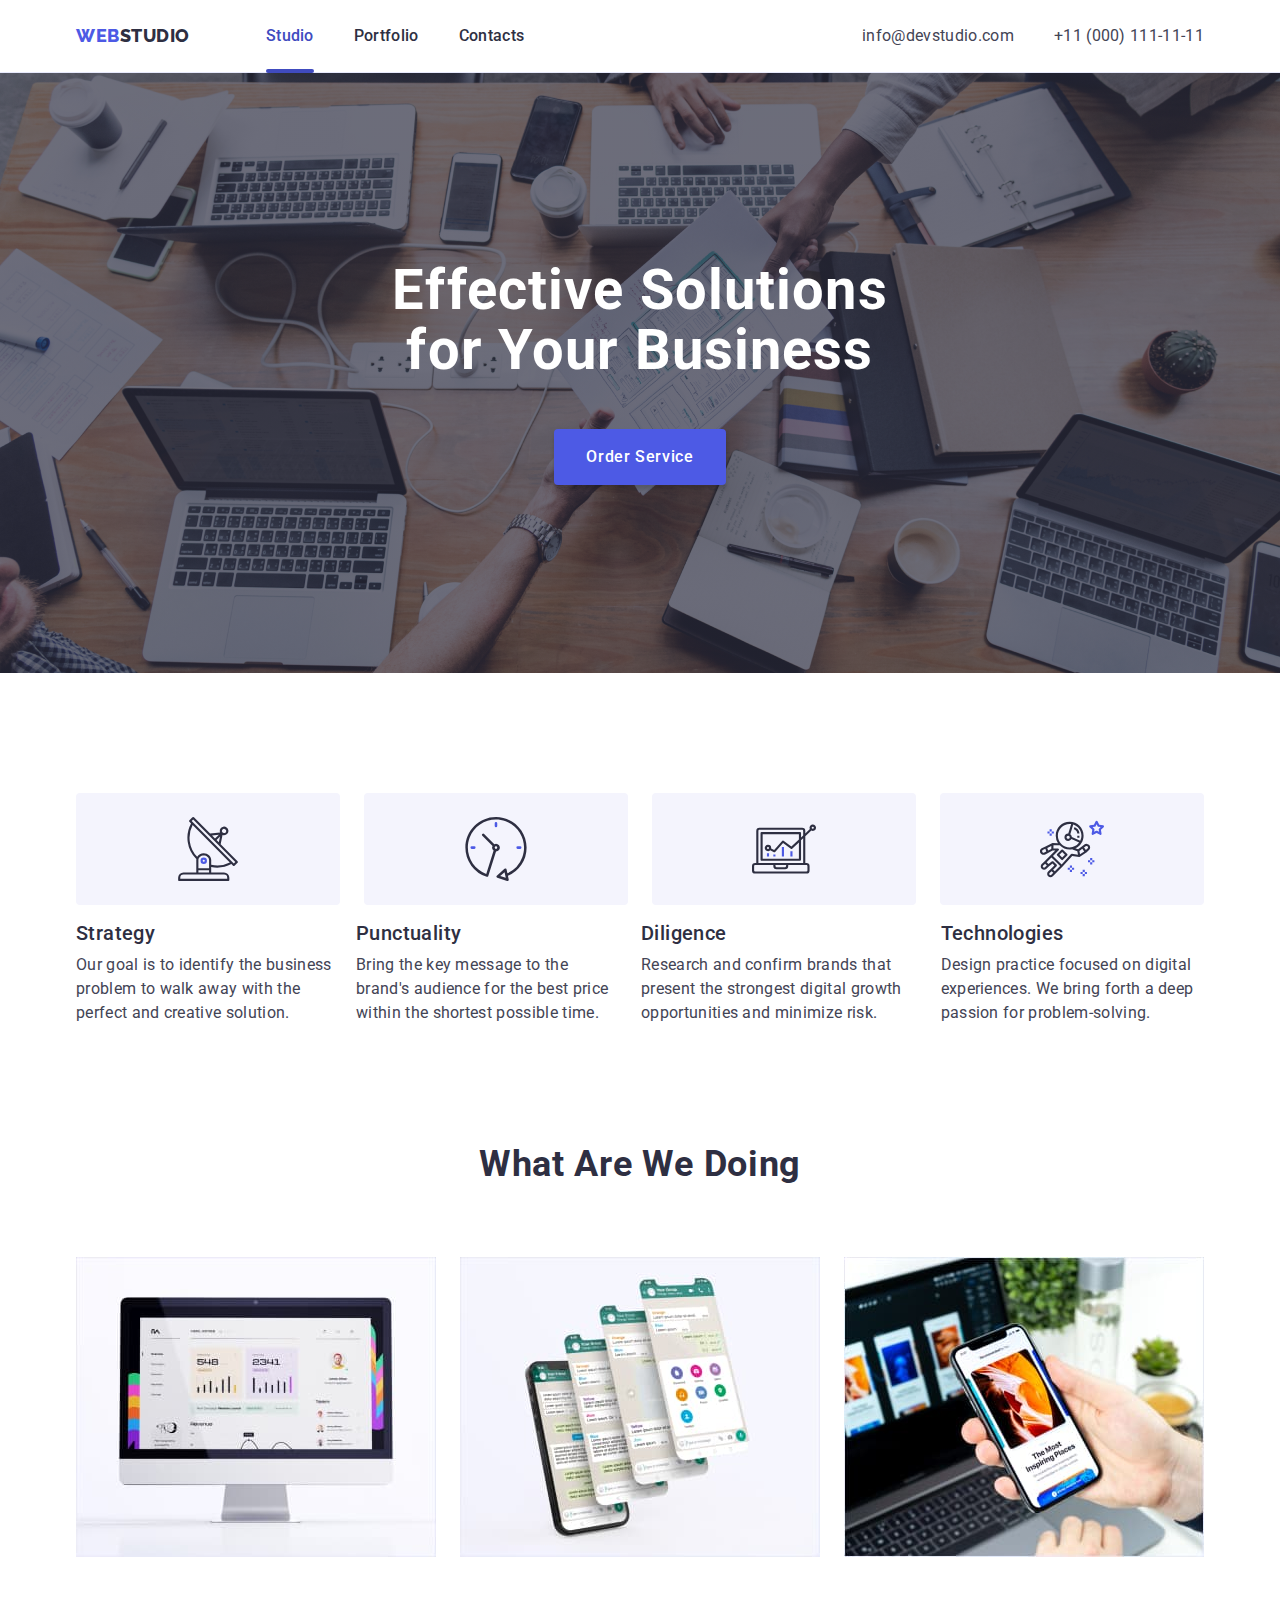
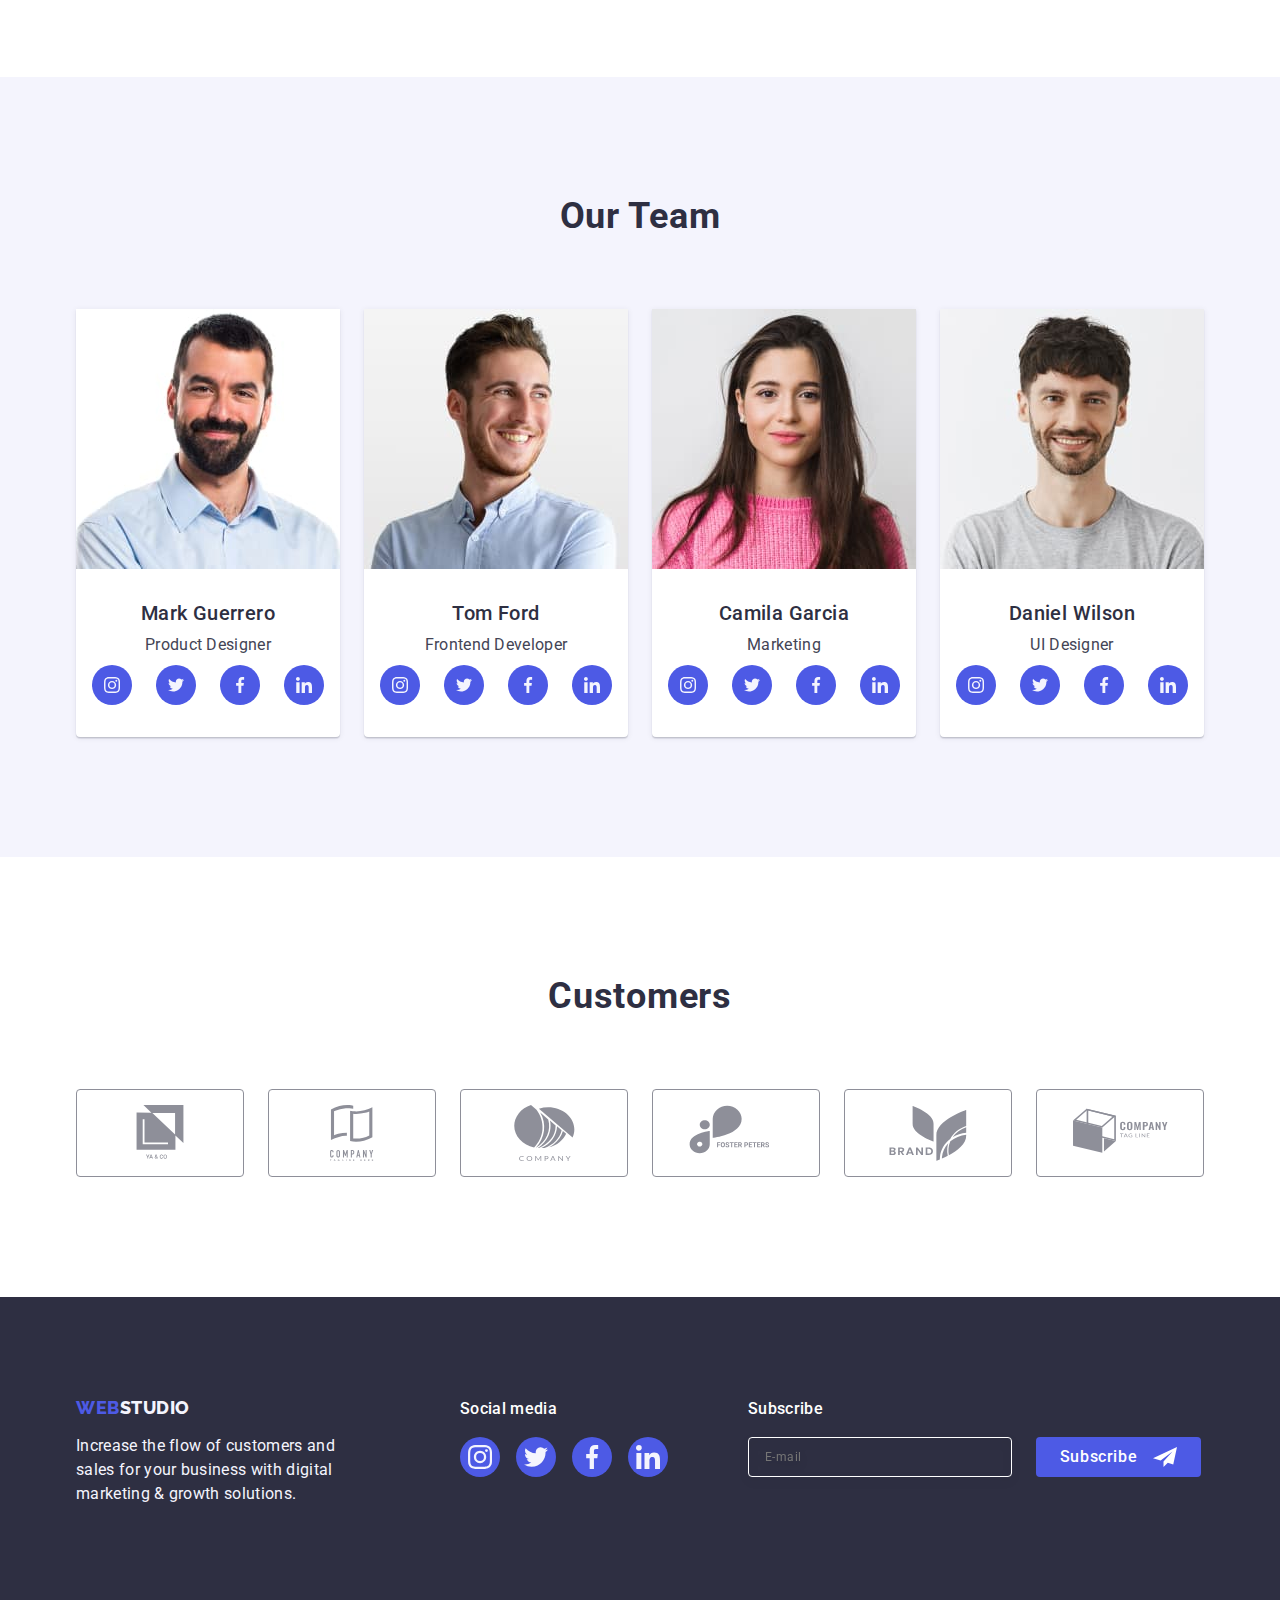
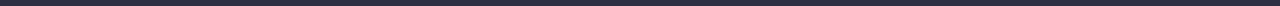
<file: index.html>
<!DOCTYPE html>

<html lang="en">

<head>
    <meta charset="UTF-8">
    <meta http-equiv="X-UA-Compatible" content="IE=edge">
    <meta name="viewport" content="width=device-width, initial-scale=1.0">
    <title>WebStudio</title>

    <link rel="stylesheet"
        href="https://cdnjs.cloudflare.com/ajax/libs/modern-normalize/1.1.0/modern-normalize.min.css">

    <link rel="preconnect" href="https://fonts.googleapis.com">
    <link rel="preconnect" href="https://fonts.gstatic.com" crossorigin>
    <link href="https://fonts.googleapis.com/css2?family=Raleway:wght@800&amp;family=Roboto:wght@400;500;700&amp;display=swap"
        rel="stylesheet">

    <link rel="stylesheet" href="./css/styles.css">
</head>

<body>

    <!--Header-->


    <header class="page-header">
        <div class="header-container container">
            <nav class="page-nav">
                <a href="./index.html" class="logo link">Web<span class="logo-part-dark">Studio</span></a>

                <ul class="menu list">

                    <li class="menu-item"><a class="menu-link current-menu-link link" href="./index.html">Studio</a></li>
                    <li class="menu-item"><a class="menu-link link" href="./portfolio.html">Portfolio</a></li>
                    <li class="menu-item"><a class="menu-link link" href="">Contacts</a></li>

                </ul>
            </nav>
            <address class="contact-ifo link">
                <ul class="contact-info-list list">
                    <li class="contact-item"><a class="contact-data link"
                            href="mailto:info@devstudio.com">info@devstudio.com</a>
                    </li>
                    <li class="contact-item"><a class="contact-data link" href="tel:+110001111111">+11 (000)
                            111-11-11</a>
                    </li>
                </ul>
            </address>
        </div>
    </header>

    <main>

        <!--Hero Section-->

        <section class="hero">

            <div class="container hero-container">

                <h1 class="page-main-title">Effective Solutions for Your Business</h1>
                <button class="modal-open-btn" type="button" data-modal-open>Order Service</button>

            </div>

        </section>


        <!-- Our Advantages Section -->

        <section class="our-advantages-section section">

            <div class="container">

                <h2 class="hidden-title" hidden>Our advantages</h2>

                <ul class="advantages-img-list list">
                    <li class="advantages-img-list-item">

                        <div class="advantages-section-icon">
                            <svg class="advantages-img-icon" aria-label="" width="64" height="64">
                                <use href="./images/icons.svg#icon-antenna">

                                </use>
                            </svg>
                        </div>
                    </li>

                    <li class="advantages-img-list-item">

                        <div class="advantages-section-icon">
                            <svg class="advantages-img-icon" aria-label="" width="64" height="64">

                                <use href="./images/icons.svg#icon-clock">

                                </use>
                            </svg>
                        </div>
                    </li>

                    <li class="advantages-img-list-item">
                        <div class="advantages-section-icon">
                            <svg class="advantages-img-icon" aria-label="" width="64" height="64">
                                <use href="./images/icons.svg#icon-diagram">

                                </use>
                            </svg>
                        </div>
                    </li>

                    <li class="advantages-img-list-item">

                        <div class="advantages-section-icon">
                            <svg class="advantages-img-icon" aria-label="" width="64" height="64">
                                <use href="./images/icons.svg#icon-astronaut">

                                </use>
                            </svg>
                        </div>
                    </li>
                </ul>


                <ul class="our-advantages-list list">

                    <li class="advantages-list-item">

                        <h3 class="advantages-title description-title">Strategy</h3>

                        <p class="description-text">Our goal is to identify the business
                            problem to walk away with the perfect and creative solution. </p>
                    </li>
                    <li class="advantages-list-item">

                        <h3 class="advantages-title description-title">Punctuality</h3>

                        <p class="description-text">Bring the key message to the brand's audience for the best price
                            within the shortest possible time.
                        </p>
                    </li>
                    <li class="advantages-list-item">
                        <h3 class="advantages-title description-title">Diligence</h3>
                        <p class="description-text">Research and confirm brands that present the strongest digital
                            growth opportunities and minimize risk.</p>
                    </li>
                    <li class="advantages-list-item">
                        <h3 class=" advantages-title description-title">Technologies</h3>
                        <p class="description-text">Design practice focused on digital experiences. We bring forth a
                            deep
                            passion for problem-solving.
                        </p>
                    </li>
                </ul>
            </div>
        </section>

      <!-- SECTION 2 What are we doing -->

      <section class="our-services-section section">
        <div class="our-services-container container">
          <h2 class="services-section-title section-title">What are we doing</h2>
          <ul class="our-services-list list">
            <li class="our-services-list-item"><img src="./images/iMac.jpg"
                alt="iMac"
                width="360"
                height="300"
              />
            </li>

            <li class="our-services-list-item"><img src="./images/iPhones.jpg"
                alt="iPhones"
                width="360"
                height="300"
              />
            </li>

            <li class="our-services-list-item"><img src="./images/iPhone2.jpg"
                alt="iPhone"
                width="360"
                height="300"
              />
            </li>
          </ul>
        </div>
      </section>

      <!-- SECTION 3 Our Team-->

      <section class="our-team-section section">
        <div class="our-team-container container">
          <h2 class="ourteam-section-title section-title">Our Team</h2>
          <ul class="our-team-list list">
            <li class="our-team-list-item card">
              <img  class="employees-list-img"
                src="./images/Mark.jpg"
                alt="Mark"
                width="264"
                height="260"
              />
              <div class="our-team-list-content">
              <h3 class="team-list-title description-title">Mark Guerrero</h3>
              <p class="description-text card-text">Product Designer</p>
              <ul class="social-list list">
                <li class="social-list-item list">
                <a href="" class="social-list-link">
                  <svg class="social-list-icon" aria-label="іконка інстаграму" width="16" height="16">
                    <use href="./images/icons.svg#icon-instagram"></use>
                  </svg>
                </a>
                </li>
                <li class="social-list-item list">
                <a href="" class="social-list-link">
                  <svg class="social-list-icon" aria-label="іконка твітера" width="16" height="16">
                    <use href="./images/icons.svg#icon-twitter"></use>
                  </svg>
                </a>
                </li>
                <li class="social-list-item list">
                <a href="" class="social-list-link">
                  <svg class="social-list-icon" aria-label="іконка фейсбука" width="16" height="16">
                    <use href="./images/icons.svg#icon-facebook"></use>
                  </svg>
                </a>
                </li>
                <li class="social-list-item list">
                <a href="" class="social-list-link">
                  <svg class="social-list-icon" aria-label="іконка лінкедина" width="16" height="16">
                    <use href="./images/icons.svg#icon-linkedin"></use>
                  </svg>
                </a>
                </li>
      
      
              </ul>
              
            </div>
            
            </li>

            <li class="our-team-list-item card">
              <img src="./images/Tom.jpg"
              alt="Tom" width="264" height="260"/>
              <div class="our-team-list-content">
              <h3 class="team-list-title description-title">Tom Ford</h3>
              <p class="description-text card-text">Frontend Developer</p>
              <ul class="social-list list">
                <li class="social-list-item">
                <a href="" class="social-list-link">
                  <svg class="social-list-icon" aria-label="іконка інстаграму" width="16" height="16">
                    <use href="./images/icons.svg#icon-instagram"></use>
                  </svg>
                </a>
                </li>
                <li class="social-list-item list">
                <a href="" class="social-list-link">
                  <svg class="social-list-icon" aria-label="іконка твітера" width="16" height="16">
                    <use href="./images/icons.svg#icon-twitter"></use>
                  </svg>
                </a>
                </li>
                <li class="social-list-item list">
                <a href="" class="social-list-link">
                  <svg class="social-list-icon" aria-label="іконка фейсбука" width="16" height="16">
                    <use href="./images/icons.svg#icon-facebook"></use>
                  </svg>
                </a>
                </li>
                <li class="social-list-item list">
                <a href="" class="social-list-link">
                  <svg class="social-list-icon" aria-label="іконка лінкедина" width="16" height="16">
                    <use href="./images/icons.svg#icon-linkedin"></use>
                  </svg>
                </a>
                </li>
      
      
              </ul>
            </div>
            </li>

            <li class="our-team-list-item card">
              <img class="employees-list-img"
                src="./images/Camila.jpg"
                alt="Camila"
                width="264"
                height="260"
              />
              <div class="our-team-list-content">
              <h3 class="team-list-title description-title">Camila Garcia</h3>
              <p class="description-text card-text">Marketing</p>
              <ul class="social-list list">
                <li class="social-list-item list">
                <a href="" class="social-list-link">
                  <svg class="social-list-icon" aria-label="іконка інстаграму" width="16" height="16">
                    <use href="./images/icons.svg#icon-instagram"></use>
                  </svg>
                </a>
                </li>
                <li class="social-list-item list">
                <a href="" class="social-list-link">
                  <svg class="social-list-icon" aria-label="іконка твітера" width="16" height="16">
                    <use href="./images/icons.svg#icon-twitter"></use>
                  </svg>
                </a>
                </li>
                <li class="social-list-item list">
                <a href="" class="social-list-link">
                  <svg class="social-list-icon" aria-label="іконка фейсбука" width="16" height="16">
                    <use href="./images/icons.svg#icon-facebook"></use>
                  </svg>
                </a>
                </li>
                <li class="social-list-item list">
                <a href="" class="social-list-link">
                  <svg class="social-list-icon" aria-label="іконка лінкедина" width="16" height="16">
                    <use href="./images/icons.svg#icon-linkedin"></use>
                  </svg>
                </a>
                </li>
      
      
              </ul>
            </div>
            </li>

            <li class="our-team-list-item card">
              <img class="employees-list-img"
                src="./images/Daniel.jpg"
                alt="Daniel"
                width="264"
                height="260"
              />
              <div class="our-team-list-content">
              <h3 class="team-list-title description-title">Daniel Wilson</h3>
              <p class="description-text card-text">UI Designer</p>
              <ul class="social-list list">
                <li class="social-list-item list">
                <a href="" class="social-list-link">
                  <svg class="social-list-icon" aria-label="іконка інстаграму" width="16" height="16">
                    <use href="./images/icons.svg#icon-instagram"></use>
                  </svg>
                </a>
                </li>
                <li class="social-list-item list">
                <a href="" class="social-list-link">
                  <svg class="social-list-icon" aria-label="іконка твітера" width="16" height="16">
                    <use href="./images/icons.svg#icon-twitter"></use>
                  </svg>
                </a>
                </li>
                <li class="social-list-item list">
                <a href="" class="social-list-link">
                  <svg class="social-list-icon" aria-label="іконка фейсбука" width="16" height="16">
                    <use href="./images/icons.svg#icon-facebook"></use>
                  </svg>
                </a>
                </li>
                <li class="social-list-item list">
                <a href="" class="social-list-link">
                  <svg class="social-list-icon" aria-label="іконка лінкедина" width="16" height="16">
                    <use href="./images/icons.svg#icon-linkedin"></use>
                  </svg>
                </a>
                </li>
      
      
              </ul>
            </div>
            </li>
            
          </ul>
        </div>
       
      </section>
       <!-- Customers Section -->

       <section class="customers-section section">

        <div class="customers-container container">

            <h2 class="customers-section-title section-title">Customers</h2>

            <ul class="customers-list list">

                <li class="customers-list-item">

                    <a class="customers-list-link" href="">

                        <svg class="customers-list-icon" aria-label="logo of Ya and Co company" width="104"
                            height="56">
                            <use href="./images/icons.svg#icon-logo1">

                            </use>
                        </svg>
                    </a>
                </li>

                <li class="customers-list-item">
                    <a class="customers-list-link" href="">
                        <svg class="customers-list-icon" aria-label="tag line here company" width="104" height="56">
                            <use href="./images/icons.svg#icon-logo2">

                            </use>
                        </svg>
                    </a>
                </li>

                <li class="customers-list-item">
                    <a class="customers-list-link" href="">
                        <svg class="customers-list-icon" aria-label="company logo" width="104" height="56">
                            <use href="./images/icons.svg#icon-logo3">

                            </use>
                        </svg>
                    </a>
                </li>

                <li class="customers-list-item">
                    <a class="customers-list-link" href="">
                        <svg class="customers-list-icon" aria-label="foster peters company" width="104" height="56">
                            <use href="./images/icons.svg#icon-logo4">

                            </use>
                        </svg>
                    </a>
                </li>

                <li class="customers-list-item">
                    <a class="customers-list-link" href="">
                        <svg class="customers-list-icon" aria-label="brand logo" width="104" height="56">
                            <use href="./images/icons.svg#icon-logo5">

                            </use>
                        </svg>
                    </a>
                </li>

                <li class="customers-list-item">
                    <a class="customers-list-link" href="">
                        <svg class="customers-list-icon" aria-label="company logo" width="104" height="56">
                            <use href="./images/icons.svg#icon-logo6">

                            </use>
                        </svg>
                    </a>
                </li>
            </ul>

        </div>
      </section>
    </main>

    <!-- Footer -->
    <footer class="page-footer">
      <div class="footer-container container">

          <div class="footer-info">
              <a class="link footer-link" href="./index.html">Web<span class="logo-part-light">Studio</span></a>

              <p class="footer-text">Increase the flow of customers and sales for your
                  business with digital marketing & growth solutions.</p>
          </div>

          <div class="social-media-footer">

              <p class="social-media-text">Social media</p>

              <ul class="social-list-footer list">

                  <li class="social-list-item">

                      <a href="" class="footer-list-link">

                          <svg class="social-list-icon" aria-label="instagram icon" width="24" height="24">
                              <use href="./images/icons.svg#icon-instagram"></use>
                          </svg>
                      </a>
                  </li>

                  <li class="social-list-item">

                      <a href="" class="footer-list-link">
                          <svg class="social-list-icon" aria-label="twitter icon" width="24" height="24">
                              <use href="./images/icons.svg#icon-twitter"></use>
                          </svg>
                      </a>

                  </li>

                  <li class="social-list-item">
                      <a href="" class="footer-list-link">
                          <svg class="social-list-icon" aria-label="facebook icon" width="24" height="24">
                              <use href="./images/icons.svg#icon-facebook"></use>
                          </svg>
                      </a>
                  </li>

                  <li class="social-list-item">
                      <a href="" class="footer-list-link">

                          <svg class="social-list-icon" aria-label="linkedin icon" width="24" height="24">
                              <use href="./images/icons.svg#icon-linkedin"></use>
                          </svg>

                      </a>
                  </li>
              </ul>
          </div>
          <div class="footer-form-container">
            <p class="footer-form-text">Subscribe</p>

            <form class="footer-form">

                <label class="footer-form-label">
                    <input class="footer-form-input" name="footer-form-email" type="email" placeholder="E-mail">
                </label>

                <button class="footer-form-button" type="submit">Subscribe

                    <svg class="footer-icon" width="24" height="24">
                        <use href="./images/icons.svg#icon-subscribe"></use>
                    </svg>
                </button>

            </form>

        </div>
      </div>
  </footer>
<!-- Modal -->
  <div class="backdrop is-hidden" data-modal>
    <div class="modal">
      <button type="button" class="modal-close-btn" data-modal-close>
        <svg class="modal-close-icon" width="8" height="8">
          <use href="./images/icons.svg#icon-close-icon"></use>
        </svg>
      </button>

            
                
                 
      <p class="modal-text">Leave your contacts and we will call you back</p>
      <form class="contact-form">
        <div class="contact-form-wrapper">
          <label for="user-name" class="contact-form-field-wrapper">Name</label>
          <div class="contact-form-input-wrapper">
            <input class="contact-form-input" type="text" id="user-name" name="user-name" />
            <svg class="contact-form-input-icon" width="18" height="24">
              <use href="./images/icons.svg#icon-person"></use>
            </svg>
          </div>
        </div>
        <div class="contact-form-wrapper">
          <label for="user-tel" class="contact-form-field-wrapper">Phone</label>
          <div class="contact-form-input-wrapper">
            <input class="contact-form-input" type="tel" id="user-tel" name="user-tel" />
            <svg class="contact-form-input-icon" width="18" height="24">
              <use href="./images/icons.svg#icon-phone"></use>
            </svg>
          </div>
        </div>
        <div class="contact-form-wrapper">
          <label for="user-email" class="contact-form-field-wrapper">Email</label>
          <div class="contact-form-input-wrapper">
            <input class="contact-form-input" type="email" id="user-email" name="user-email" />
            <svg class="contact-form-input-icon" width="18" height="24">
              <use href="./images/icons.svg#icon-email"></use>
            </svg>
          </div>
        </div>
        <div class="contact-form-wrapper-field">
          <label for="user-comment" class="contact-form-field-wrapper">Comment</label>
          <textarea
            class="contact-form-message"
            name="user-comment"
            id="user-comment"
            placeholder="Text input"
          ></textarea>
        </div>
        <div class="checkbox-wrapper">
          <input
            class="contact-form-checkbox visually-hidden"
            type="checkbox"
            id="user-privacy"
            name="user-privacy"
            value="true"
          />
          <label for="user-privacy" class="checkbox-wrapper-text">
            <span class="checkbox-icon">
              <svg class="contact-form-own-checkbox" width="10" height="8">
                <use
                  class="contact-form-checkmark-icon"
                  href="./images/icons.svg#icon-vector"
                ></use>
              </svg>
            </span>
            I accept the terms and conditions of the
            <a class="privacy-link" href="">Privacy Policy</a>
          </label>
        </div>
        <button type="submit" class="contact-form-submit">Send</button>
      </form>
              
    </div>
  </div>
  <script src="./js/modal.js"></script>
</body>

</html>
</file>
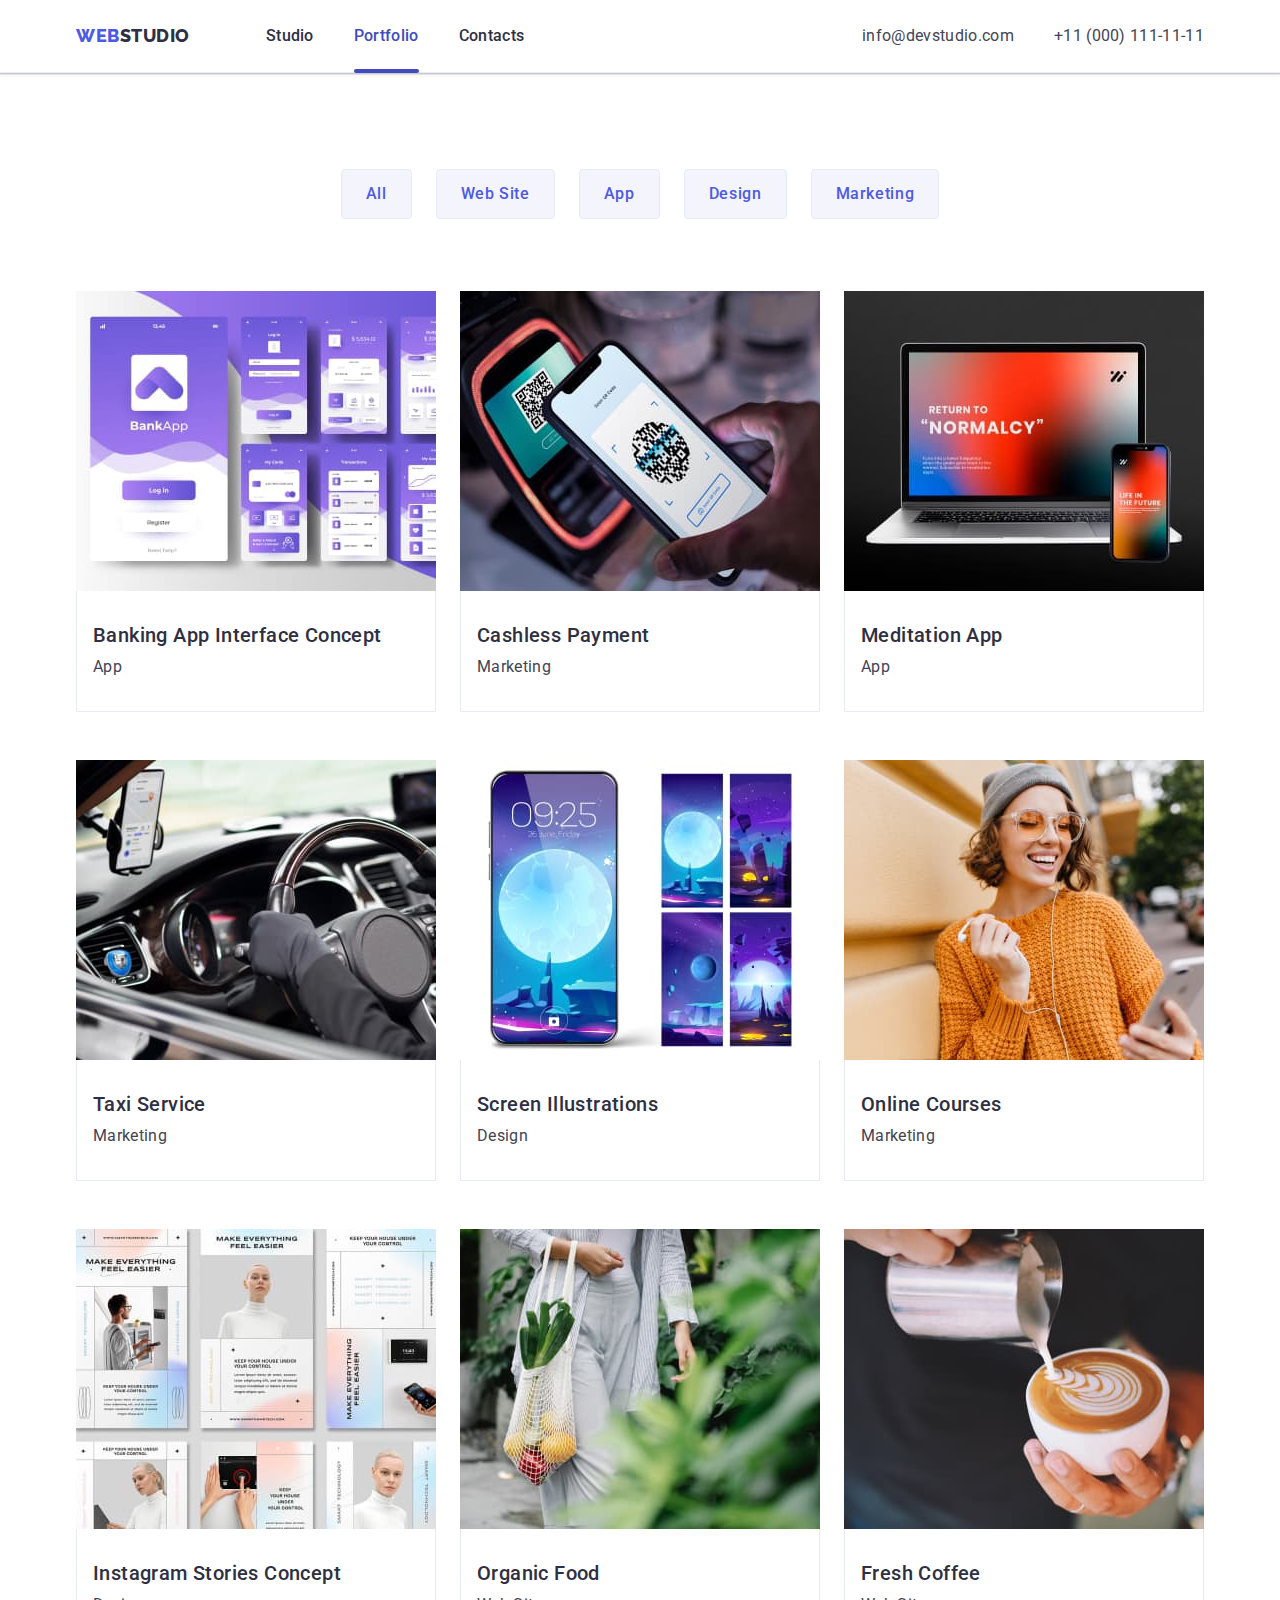
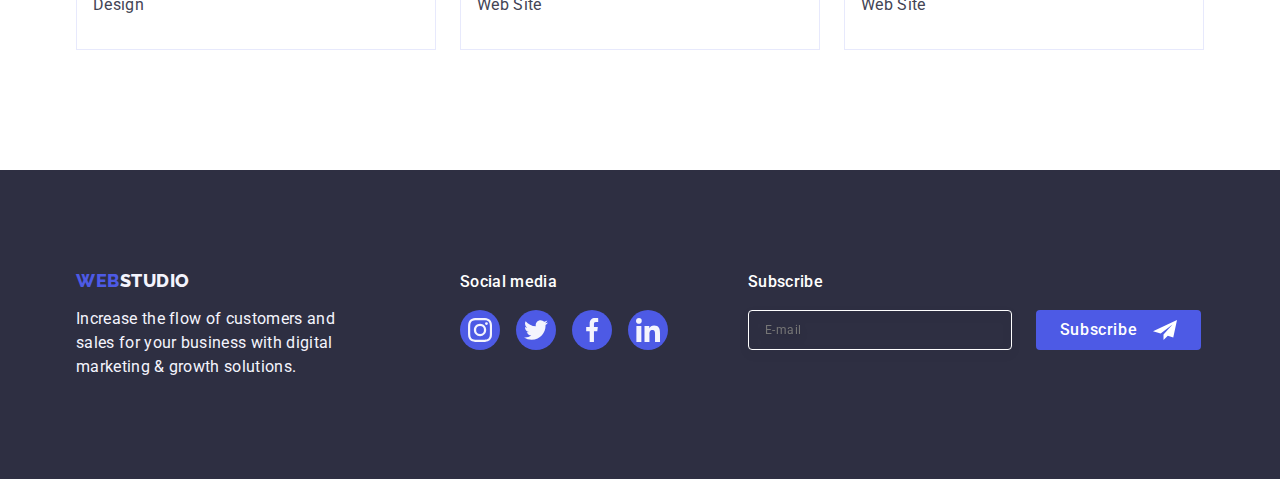
<file: portfolio.html>
<!DOCTYPE html>
<html lang="en">

<head>
    <meta charset="UTF-8">
    <meta http-equiv="X-UA-Compatible" content="IE=edge">
    <meta name="viewport" content="width=device-width, initial-scale=1.0">
    <title>WebStudio Portfolio</title>

    <link rel="stylesheet"
        href="https://cdnjs.cloudflare.com/ajax/libs/modern-normalize/1.1.0/modern-normalize.min.css">

    <link rel="preconnect" href="https://fonts.googleapis.com">
    <link rel="preconnect" href="https://fonts.gstatic.com" crossorigin>
    <link
        href="https://fonts.googleapis.com/css2?family=Raleway:wght@800&family=Roboto:wght@400;500;700;900&display=swap"
        rel="stylesheet">

    <link rel="stylesheet" href="./css/styles.css">
</head>

<body>

    <!--Header-->

    <header class="page-header">
        <div class="container header-container">
            <nav class="page-nav">
                <a href="./index.html" class="logo link">Web<span class="logo-part-dark">Studio</span></a>

                <ul class="menu list">
                    <li class="menu-item"><a class="menu-link link" href="./index.html">Studio</a></li>
                    <li class="menu-item"><a class="menu-link current-menu-link link" href="./portfolio.html">Portfolio</a></li>
                    <li class="menu-item"><a class="menu-link link" href="">Contacts</a></li>

                </ul>
            </nav>
            <address class="contact-ifo link">
                <ul class="contact-info-list list">
                    <li class="contact-item"><a class="contact-data link"
                            href="mailto:info@devstudio.com">info@devstudio.com</a>
                    </li>
                    <li class="contact-item"><a class="contact-data link" href="tel:+110001111111">+11 (000)
                            111-11-11</a>
                    </li>
                </ul>
            </address>
        </div>
    </header>
    <main>

        <section class="portfolio-cards-section">

            <div class="portfolio-container container">

                <h1 hidden>Our Projects</h1>

                <!-- Buttons-->

                <ul class="filter-button-list list">
                    <li class="button-list-item">
                        <button class="filter-button" type="button">All</button>
                    </li>
                    <li class="button-list-item">
                        <button class="filter-button" type="button">Web Site</button>
                    </li>
                    <li class="button-list-item">
                        <button class="filter-button" type="button">App</button>
                    </li>
                    <li class="button-list-item">
                        <button class="filter-button" type="button">Design</button>
                    </li>
                    <li class="button-list-item">
                        <button class="filter-button" type="button">Marketing</button>
                    </li>
                </ul>


       <!-- Cards Section -->
       
        <ul class="projects-card-list list">
          <li class="project-card">

            <a class="project-link link" href="">
              <div class="product-action">
            <img
              src="./images/banking.jpg"
              alt="apps screens"
              width="360"
              height="300"
            />

            <p class="overlay">
              14 Stylish and User-Friendly App Design Concepts · Task Manager App · Calorie
              Tracker App · Exotic Fruit Ecommerce App · Cloud Storage App
            </p>
          </div>
            <div class="portfolio-card-content">
            <h2 class="description-title portfolio-description-title">Banking App Interface Concept</h2>
            <p class="description-text portfolio-description-text">App</p>
          </div>
          </a>
          </li>

          <li class="project-card">
            <a class="project-link link" href="">
              <div class="product-action">
            <img
              src="./images/cashless.jpg"
              alt="phone paymant"
              width="360"
              height="300"
            />
            <p class="overlay">
              14 Stylish and User-Friendly App Design Concepts · Task Manager App · Calorie
              Tracker App · Exotic Fruit Ecommerce App · Cloud Storage App
            </p>
              </div>
            <div class="portfolio-card-content">
            <h2 class="description-title portfolio-description-title">Cashless Payment</h2>
            <p class="description-text portfolio-description-text">Marketing</p>
          </div>
          </a>
          </li>

          <li class="project-card">
            <a class="project-link link" href="">
              <div class="product-action">
            <img
              src="./images/meditation.jpg"
              alt="laptop & phone"
              width="360"
              height="300"
            />
            <p class="overlay">
              14 Stylish and User-Friendly App Design Concepts · Task Manager App · Calorie
              Tracker App · Exotic Fruit Ecommerce App · Cloud Storage App
            </p>
             </div> 
            <div class="portfolio-card-content">
            <h2 class="description-title portfolio-description-title">Meditation App</h2>
            <p class="description-text portfolio-description-text">App</p>
          </div>
          </a>
          </li>

          <li class="project-card">
            <a class="project-link link" href="">
              <div class="product-action">
            <img
              src="./images/taxi.jpg"
              alt="Car driving"
              width="360"
              height="300"
            />
            <p class="overlay">
              14 Stylish and User-Friendly App Design Concepts · Task Manager App · Calorie
              Tracker App · Exotic Fruit Ecommerce App · Cloud Storage App
            </p>
             </div> 
            <div class="portfolio-card-content">
            <h2 class="description-title portfolio-description-title">Taxi Service</h2>
            <p class="description-text portfolio-description-text">Marketing</p>
          </div>
          </a>
          </li>

          <li class="project-card">
            <a class="project-link link" href="">
              <div class="product-action">
            <img
              src="./images/screen-illustrations.jpg"
              alt="screen-illustrations"
              width="360"
              height="300"
            />
            <p class="overlay">
              14 Stylish and User-Friendly App Design Concepts · Task Manager App · Calorie
              Tracker App · Exotic Fruit Ecommerce App · Cloud Storage App
            </p>
              </div>
            <div class="portfolio-card-content">
            <h2 class="description-title portfolio-description-title">Screen Illustrations</h2>
            <p class="description-text portfolio-description-text">Design</p>
          </div>
          </a>
          </li>

          <li class="project-card">
            <a class="project-link link" href="">
              <div class="product-action">
            <img
              src="./images/online-courses.jpg"
              alt="woman using phone"
              width="360"
              height="300"
            />
            <p class="overlay">
              14 Stylish and User-Friendly App Design Concepts · Task Manager App · Calorie
              Tracker App · Exotic Fruit Ecommerce App · Cloud Storage App
            </p>
              </div>
            <div class="portfolio-card-content">
            <h2 class="description-title portfolio-description-title">Online Courses</h2>
            <p class="description-text portfolio-description-text">Marketing</p>
          </div>
          </a>
          </li>

          <li class="project-card">
            <a class="project-link link" href="">
              <div class="product-action">
            <img
              src="./images/instagram-stories-concept.jpg"
              alt="instagram screens"
              width="360"
              height="300"
            />
            <p class="overlay">
              14 Stylish and User-Friendly App Design Concepts · Task Manager App · Calorie
              Tracker App · Exotic Fruit Ecommerce App · Cloud Storage App
            </p>
              </div>
            <div class="portfolio-card-content">
            <h2 class="description-title portfolio-description-title">Instagram Stories Concept</h2>
            <p class="description-text portfolio-description-text">Design</p>
          </div>
          </a>
          </li>

          <li class="project-card">
            <a class="project-link link" href="">
              <div class="product-action">
            <img
              src="./images/organic-food.jpg"
              alt="Organic Food in bag"
              width="360"
              height="300"
            />
            <p class="overlay">
              14 Stylish and User-Friendly App Design Concepts · Task Manager App · Calorie
              Tracker App · Exotic Fruit Ecommerce App · Cloud Storage App
            </p>
              </div>
            <div class="portfolio-card-content">
            <h2 class="description-title portfolio-description-title">Organic Food</h2>
            <p class="description-text portfolio-description-text">Web Site</p>
          </div>
          </a>
          </li>

          <li class="project-card">
            <a class="project-link link" href="">
              <div class="product-action">
            <img
              src="./images/fresh-coffee.jpg"
              alt="cup of coffee"
              width="360"
              height="300"
            />
            <p class="overlay">
              14 Stylish and User-Friendly App Design Concepts · Task Manager App · Calorie
              Tracker App · Exotic Fruit Ecommerce App · Cloud Storage App
            </p>
          </div>
            <div class="portfolio-card-content">
            <h2 class="description-title portfolio-description-title">Fresh Coffee</h2>
            <p class="description-text portfolio-description-text">Web Site</p>
          </div>
          </a>
          </li>
        </ul>
      </div>
      </section>
    
    </main>

    <!-- Footer -->
    <footer class="page-footer">
      <div class="footer-container container">

          <div class="footer-info">
              <a class="link footer-link" href="./index.html">Web<span class="logo-part-light">Studio</span></a>

              <p class="footer-text">Increase the flow of customers and sales for your
                  business with digital marketing & growth solutions.</p>
          </div>

          <div class="social-media-footer">

              <p class="social-media-text">Social media</p>

              <ul class="social-list-footer list">

                  <li class="social-list-item">

                      <a href="" class="footer-list-link">

                          <svg class="social-list-icon" aria-label="instagram icon" width="24" height="24">
                              <use href="./images/icons.svg#icon-instagram"></use>
                          </svg>
                      </a>
                  </li>

                  <li class="social-list-item">

                      <a href="" class="footer-list-link">
                          <svg class="social-list-icon" aria-label="twitter icon" width="24" height="24">
                              <use href="./images/icons.svg#icon-twitter"></use>
                          </svg>
                      </a>

                  </li>

                  <li class="social-list-item">
                      <a href="" class="footer-list-link">
                          <svg class="social-list-icon" aria-label="facebook icon" width="24" height="24">
                              <use href="./images/icons.svg#icon-facebook"></use>
                          </svg>
                      </a>
                  </li>

                  <li class="social-list-item">
                      <a href="" class="footer-list-link">

                          <svg class="social-list-icon" aria-label="linkedin icon" width="24" height="24">
                              <use href="./images/icons.svg#icon-linkedin"></use>
                          </svg>

                      </a>
                  </li>
              </ul>
          </div>
          <div class="footer-form-container">
            <p class="footer-form-text">Subscribe</p>

            <form class="footer-form">

                <label class="footer-form-label">
                    <input class="footer-form-input" name="footer-form-email" type="email" placeholder="E-mail">
                </label>

                <button class="footer-form-button" type="submit">Subscribe

                    <svg class="footer-icon" width="24" height="24">
                        <use href="./images/icons.svg#icon-subscribe"></use>
                    </svg>
                </button>

            </form>

        </div>
      </div>
  </footer>
</body>

</html>
</file>
<file: css/styles.css>
/* Studio Page */

:root {
  --logo-brand-color: #4d5ae5;
  --pressed-state-color: #404bbf;
  --body-brand-color: #2e2f42;
  --success-messages-color: #31d0aa;
  --body-text-color: #434455;
  --helper-text-color: #8e8f99;
  --subtle-background-color: #e7e9fc;
  --light-mode-background-color: #f4f4fd;
  --overlay-color: #2e2f42;
  --hero-color: #2e2f42;
  --page-background-color: #ffffff;
  --modal-background-color: #fcfcfc;
  --time-function: cubic-bezier(0.4, 0, 0.2, 1);
  --main-font-family: 'Roboto', sans-serif;
}
body {
  font-family: "Roboto", sans-serif;
  color: var(--body-text-color);
  font-weight: 400;
  font-size: 16px;
  line-height: 1.5;
  letter-spacing: 0.02em;
  background-color: var(--page-background-color);
}

h1,
h2,
h3,
h4,
p {
  margin-top: 0;
  margin-bottom: 0;
}

ul,
ol {
  margin-top: 0;
  margin-bottom: 0;
  padding-left: 0;
}

img {
  display: block;
}

button:hover,
button:focus {
  background-color: var(--pressed-state-color);
}

.list {
  list-style: none;
}

.container {
  width: 1158px;
  margin-left: auto;
  margin-right: auto;
  padding-right: 15px;
  padding-left: 15px;
}

/* --Page Header-- */

.page-header {
  display: flex;
  align-items: center;
  border-bottom-style: solid;
  border-bottom-width: 1px;
  border-bottom-color: var(--subtle-background-color);
  box-shadow: 0px 2px 1px rgba(46, 47, 66, 0.08),
    0px 1px 1px rgba(46, 47, 66, 0.16), 0px 1px 6px rgba(46, 47, 66, 0.08);
}

.header-container {
  display: flex;
  align-items: center;
  justify-content: space-between;
  padding-top: 24px;
  padding-bottom: 24px;
  width: 1158px;
  padding: 0 15px;
}

.page-nav {
  display: flex;
  align-items: center;
  /* column-gap: 76px; */
}
.menu {
  display: flex;
  gap: 40px;
}

.logo {
  font-family: "Raleway", sans-serif;
  font-weight: 800;
  font-size: 18px;
  line-height: 1.17;
  letter-spacing: 0.03em;
  text-transform: uppercase;
  color: var(--logo-brand-color);
  margin-right: 76px;
}

.logo-part-dark {
  color: var(--body-brand-color);
}
.logo-part-light {
  color: var(--light-mode-background-color);
  display: inline-block;
}

.link {
  text-decoration: none;
  font-style: normal;
}

.link:hover,
.link:focus {
  color: var(--pressed-state-color);
  
}

.menu-link {
  font-family: var(--main-font-family);
  font-weight: 500;
  font-size: 16px;
  line-height: 1.5;
  letter-spacing: 0.02em;
  padding: 24px 0;
  display: block;
  color: var(--body-brand-color);
  transition: color 250ms cubic-bezier(0.4, 0, 0.2, 1);
}
.menu-link:hover,
.menu-link:focus {
  color: var(--pressed-state-color);
  
}

/* .menu-link:hover:after {
  content: '';
  position: absolute;
  left: 0;
  bottom: 0;
  display: block;
  width: 100%;
  height: 4px;
  left: 0px;
  bottom: -1px;
  border-radius: 2px;
  background-color: var(--pressed-state-color);
  transition: var(--time-function);
} */
.current-menu-link {
  position: relative;
  color: var(--pressed-state-color);
}
.current-menu-link::after {
  content: '';
  position: absolute;
  display: block;
  width: 100%;
  height: 4px;
  left: 0px;
  bottom: -1px;
  background: var(--pressed-state-color);
  border-radius: 2px;
}



.contact-info {
  font-style: normal;
}

.contact-info-list {
  display: flex;
  gap: 40px;
}

.contact-data {
  color: var(--body-text-color);
  font-weight: 400;
  transition: color 250ms cubic-bezier(0.4, 0, 0.2, 1);

}

.contact-item {
  font-style: normal;
  font-weight: 400;
  color: var(--body-text-color);
  
}

/* ---Hero Section--- */

.hero-container {
  display: flex;
  text-align: center;
  align-items: center;
  flex-direction: column;
  gap: 48px;

}

.hero {
  margin-left: auto;
  margin-right: auto;
  background-color: var(--hero-color);
  background-image: linear-gradient(
      rgba(46, 47, 66, 0.7),
      rgba(46, 47, 66, 0.7)
    ),
    url(../images/bg.jpg);
  background-size: cover;
  max-width: 1440px;
  background-repeat: no-repeat;
  background-position: center;
}

.page-main-title {
  font-weight: 700;
  font-size: 56px;
  line-height: 1.07;
  letter-spacing: 0.02em;
  max-width: 496px;
  height: 120px;
  text-align: center;
  color: var(--page-background-color);
  margin-top: 188px;
}
.modal-open-btn {
  background-color: var(--logo-brand-color);
  font-weight: 500;
  font-size: 16px;
  line-height: 1.5;
  letter-spacing: 0.04em;
  cursor: pointer;
  color: var(--page-background-color);
  padding: 16px 32px;
  min-width: 169px;
  height: 56px;
  border: none;
  border-radius: 4px;
  margin-bottom: 188px;
  box-shadow: 0px 4px 4px rgba(0, 0, 0, 0.15);
  transition: background-color 250ms cubic-bezier(0.4, 0, 0.2, 1);

}

.modal-open-btn:hover,
.modal-open-btn:focus {
  box-shadow: 0px 4px 4px rgba(0, 0, 0, 0.15);
  transition: var(--timing-function);

  
}
.section-title {
  font-weight: 700;
  font-size: 36px;
  line-height: 1.11;
  letter-spacing: 0.02em;
  text-align: center;
  text-transform: capitalize;
  color: var(--hero-color);
  margin-bottom: 72px;
}

.description-title {
  font-weight: 500;
  font-size: 20px;
  line-height: 1.2;
  letter-spacing: 0.02em;
  color: var(--hero-color);
  text-align: center;
  margin-bottom: 8px;
}

/* --Our Advantages Section-- */

.advantages-img-list {
  display: flex;
  justify-content: center;
  gap: 24px;
  margin-bottom: 8px;
}

.advantages-section-icon {
  display: flex;
  align-items: center;
  justify-content: center;
  height: 112px;
  background-color: var(--light-mode-background-color);
  border-radius: 4px;
  margin-bottom: 8px;
}

.advantages-img-icon {
  margin: 24px 100px;
}
.services-section-title {
  margin-bottom: 72px;
}

.our-advantages-section {
  padding-top: 120px;
}
.our-advantages-list {
  display: flex;
  gap: 24px;
  flex-basis: calc(100% - 48px / 3);
}

.our-services-list {
  display: flex;
  gap: 24px;
}

.advantages-list-item {
  width: calc((100%-72px) / 4);
}

.advantages-title {
  text-align: left;
}

/* ---------Our Services Section--------- */

.our-services-list {
  display: flex;
  gap: 24px;
  flex-basis: calc(100% - 48px / 3);
}

.our-services-list-item {
  width: calc(100% - 48px / 3);
}
/* -Our Team Section*/

.our-services-section {
  margin-top: 120px;
}

.our-team-section {
  background-color: var(--light-mode-background-color);
  margin-top: 120px;
  padding-top: 120px;
  padding-bottom: 120px;
}


.ourteam-section-title {
  margin-bottom: 72px;
}
.our-team-list {
  display: flex;
  gap: 24px;
}

.our-team-list-item {
  width: calc(100% - 72px / 4);
  box-shadow: 0px 1px 6px rgba(46, 47, 66, 0.08),
    0px 1px 1px rgba(46, 47, 66, 0.16), 0px 2px 1px rgba(46, 47, 66, 0.08);
    transition: var(--time-function);

}

.card-text {
  text-align: center;
}


.our-team-list-content {
  padding: 32px 0;
}

.our-team-list-item {
  border-radius: 0px 0px 4px 4px;
}

.card {
  background-color: var(--page-background-color);
}

/* --Customers Section-- */

.customers-section {
  padding: 120px 0;
}

.customers-section-title {
  margin-bottom: 72px;
  line-height: 1.1;
}

.customers-list-icon {
  margin: 16px 32px;
  fill: currentColor;
}

.customers-list {
  display: flex;
  justify-content: center;
  gap: 24px;
}

.customers-list-link {
  display: flex;
  justify-content: center;
  width: 100%;
  height: 100%;
  border-radius: 4px;
  align-items: center;
  color: var(--helper-text-color);
  border: 1px solid var(--helper-text-color);
  transition: border-color 250ms cubic-bezier(0.4, 0, 0.2, 1),
    color 250ms cubic-bezier(0.4, 0, 0.2, 1);

}
.customers-list-item {
  width: calc((100% - 120px) / 6);
  height: 88px;
}

.customers-list-link:hover,
.customers-list-link:focus {
  color: var(--pressed-state-color);
  border: 1px solid var(--pressed-state-color);
  
}

/* --Footer-- */

.footer-container {
  display: flex;
  align-items: baseline;
}

.footer-info {
  margin-right: 120px;
}

.page-footer {
  background-color: var(--hero-color);
  padding: 100px 0;
}

.footer-text {
  color: var(--light-mode-background-color);
  width: 264px;
}

.footer-link {
  display: inline-block;
  margin-bottom: 16px;
  font-family: "Raleway", sans-serif;
  font-weight: 800;
  font-size: 18px;
  line-height: 1.17;
  letter-spacing: 0.03em;
  color: var(--logo-brand-color);
  text-transform: uppercase;
  
}

.social-media-text {
  margin-bottom: 16px;
  
  font-weight: 500;
  color: var(--page-background-color);
}

.social-list-footer {
  display: flex;
  justify-content: center;
  gap: 16px;
  margin-top: 8px;
}

.footer-list-link {
  display: flex;
  justify-content: center;
  width: 40px;
  height: 40px;
  border-radius: 50%;
  background-color: var(--logo-brand-color);
  align-items: center;
  transition: background-color 250ms cubic-bezier(0.4, 0, 0.2, 1);
}

.footer-list-link:hover,
.footer-list-link:focus {
  background-color: var(--success-messages-color);
  transition: var(--time-function);


}

/*--Portfolio Page-- */

/* --Buttons-- */

.portfolio-cards-section {
  padding: 96px 0 120px;
}

.filter-button-list {
  display: flex;
  justify-content: center;
  margin-bottom: 72px;
  gap: 24px;
}

.filter-button:hover,
.filter-button:focus {
  cursor: pointer;
  color: var(--page-background-color);
  border: 1px solid transparent;
  box-shadow: 0px 3px 1px rgba(0, 0, 0, 0.1), 0px 2px 1px rgba(0, 0, 0, 0.08),
    0px 2px 2px rgba(0, 0, 0, 0.12);
    transition: var(--time-function);

}
/* .button-list-item{
  transition: color 250ms cubic-bezier(0.4, 0, 0.2, 1), background-color 250ms cubic-bezier(0.4, 0, 0.2, 1), border-color 250ms cubic-bezier(0.4, 0, 0.2, 1), box-shadow 250ms cubic-bezier(0.4, 0, 0.2, 1);
} */

.filter-button {
  font-weight: 500;
  font-size: 16px;
  line-height: 1.5;
  letter-spacing: 0.04em;
  color: var(--logo-brand-color);
  background-color: var(--light-mode-background-color);
  padding: 12px 24px;
  border: 1px solid var(--subtle-background-color);
  border-radius: 4px;
  min-width: 69px;
  transition: color 250ms cubic-bezier(0.4, 0, 0.2, 1),
    background-color 250ms cubic-bezier(0.4, 0, 0.2, 1),
    border-color 250ms cubic-bezier(0.4, 0, 0.2, 1), box-shadow 250ms cubic-bezier(0.4, 0, 0.2, 1);
    

}

/* --Cards Section-- */

.projects-card-list {
  display: flex;
  flex-wrap: wrap;
  flex-basis: calc(100% / 9 - 24px);
  
  column-gap: 24px;
  row-gap: 48px;
}

.project-link {
  display: block;
  
  transition: box-shadow 250ms cubic-bezier(0.4, 0, 0.2, 1);
  
}

.project-link:hover,
.project-link:focus {
  box-shadow: 0px 1px 6px rgba(46, 47, 66, 0.08),
    0px 1px 1px rgba(46, 47, 66, 0.16), 0px 2px 1px rgba(46, 47, 66, 0.08);
    transition: var(--time-function);

}

.project-card {
  flex-basis: calc((100% - 48px) / 3);
  
}
.product-action {
  position: relative;
  overflow: hidden;
}
.overlay {
  position: absolute;
  top: 0;
  left: 0;
  width: 100%;
  height: 100%;
  padding: 40px 32px;
  font-family: var(--main-font-family);
  font-size: 16px;
  line-height: 1.5;
  letter-spacing: 0.02em;
  background-color: var(--logo-brand-color);
  color: var(--light-mode-background-color);
  overflow: auto;
  transform: translateY(100%);
  transition: transform 250ms cubic-bezier(0.4, 0, 0.2, 1);
}
.project-link:hover .overlay,
.project-link:focus .overlay {
  transform: translateY(0%);
  

}
.portfolio-card-content {
  border: 1px solid var(--subtle-background-color);
  border-top: none;
  padding: 32px 16px;
}
.portfolio-description-title {
  text-align: left;
}

.portfolio-description-text {
  text-align: left;
  margin-top: 8px;
  color: var(--body-text-color);
}

/* Social Media Icons */

.social-list {
  display: flex;
  justify-content: center;
  gap: 24px;
  margin-top: 8px;
  
}

.social-list-icon {
  fill: var(--light-mode-background-color);
  
}

.social-list-link {
  display: flex;
  justify-content: center;
  width: 40px;
  height: 40px;
  border-radius: 50%;
  background-color: var(--logo-brand-color);
  align-items: center;
  transition: background-color 250ms cubic-bezier(0.4, 0, 0.2, 1);

}

.social-list-link:hover,
.social-list-link:focus {
  background-color: var(--pressed-state-color);
  

}

/* Footer-Form */
.footer-form-text {
  margin-bottom: 16px;
  font-weight: 500;
  font-size: 16px;
  line-height: 1.5;
  letter-spacing: 0.02em;
  color: var(--page-background-color);
}

.footer-form {
  display: flex;
}

.footer-form-label {
  margin-right: 24px;
}

.footer-form-input {
  width: 264px;
  height: 40px;
  border: 1px solid var(--page-background-color);
  background-color: transparent;
  font-size: 12px;
  line-height: 1.5;
  letter-spacing: 0.04em;
  padding-left: 16px;
  filter: drop-shadow(0px 4px 4px rgba(0, 0, 0, 0.15));
  border-radius: 4px;
  color: var(--page-background-color);
}

.footer-form-container {
  margin-left: 80px;
}

.footer-form-button {
  min-width: 165px;
  height: 40px;
  display: flex;
  justify-content: center;
  align-items: center;
  font-size: 16px;
  font-weight: 500;
  line-height: 1.5;
  letter-spacing: 0.04em;
  color: var(--page-background-color);
  cursor: pointer;
  background-color: var(--logo-brand-color);
  border: none;
  border-radius: 4px;

  transition: background-color 250ms var(--time-function);
}

.footer-icon {
  margin-left: 16px;
  fill: var(--page-background-color);
}


/* Modal */
.backdrop {
position: fixed;
top: 0;
left: 0;
z-index: 100;
width: 100%;
height: 100%;
background-color: rgba(46, 47, 66, 0.4);
transition: opacity 250ms cubic-bezier(0.4, 0, 0.2, 1),
    visibility 250ms cubic-bezier(0.4, 0, 0.2, 1);

}
.modal {
  position: absolute;
  top: 50%;
  left: 50%;
  transform: translate(-50%, -50%);
  width: 408px;
  min-height: 584px;
  padding: 72px 24px 24px 24px;
  background-color: #fcfcfc;
  box-shadow: 0px 1px 1px rgba(0, 0, 0, 0.14), 0px 1px 3px rgba(0, 0, 0, 0.12),
    0px 2px 1px rgba(0, 0, 0, 0.2);
  border-radius: 4px;
  transition: transform 250ms cubic-bezier(0.4, 0, 0.2, 1);
}
.modal-close-btn {
  position: absolute;
  top: 24px;
  right: 24px;
  display: flex;
  align-items: center;
  justify-content: center;
  padding: 0;
  width: 24px;
  height: 24px;
  padding-left: 0;
  padding-right: 0;
  background-color: var(--subtle-background-color);
  border: 1px solid rgba(0, 0, 0, 0.1);
  border-radius: 50%;
  cursor: pointer; 
  transition: background-color 250ms cubic-bezier(0.4, 0, 0.2, 1),
    border 250ms cubic-bezier(0.4, 0, 0.2, 1);
    
    
}
.modal-close-btn:hover,
.modal-close-btn:focus {
  background-color: var(--pressed-state-color);
  border: none;
  
}
.modal-close-btn:hover .modal-close-icon,
.modal-close-btn:focus .modal-close-icon {
  fill: var(--page-background-color);
  
}
.modal-close-icon {
  fill: var(--body-text-color);
  transition: fill 250ms cubic-bezier(0.4, 0, 0.2, 1);
}
.is-hidden {
  opacity: 0;
  visibility: hidden;
  pointer-events: none;
  
}

/* Contact Form */
.modal-text {
  font-family: var(--main-font-family);
  font-weight: 500;
  font-size: 16px;
  line-height: 1.5;
  text-align: center;
  letter-spacing: 0.02em;
  color: var(--body-brand-color);
  margin-bottom: 16px;
}
.contact-form-wrapper {
  margin-bottom: 8px;
}
.contact-form-field-wrapper,
.contact-form-checkbox-wrapper {
  display: block;
  font-family: var(--main-font-family);
  margin-bottom: 4px;
  font-size: 12px;
  line-height: 1.17;
  letter-spacing: 0.04em;
  color: var(--helper-text-color);
}
.contact-form-input-wrapper {
  position: relative;
}
.contact-form-input {
  width: 100%;
  height: 40px;
  border: 1px solid rgba(46, 47, 66, 0.4);
  border-radius: 4px;
  background-color: transparent;
  padding-left: 38px;
  outline: transparent;
  transition: border-color 250ms cubic-bezier(0.4, 0, 0.2, 1);
}
.contact-form-input:focus {
  border-color: var(--logo-brand-color);
}
.contact-form-input-icon {
  position: absolute;
  top: 50%;
  left: 16px;
  transform: translateY(-50%);
  display: block;
  
  transition: fill 250ms cubic-bezier(0.4, 0, 0.2, 1);

}

.contact-form-input:focus + .contact-form-input-icon {
  fill: var(--logo-brand-color);
}
.contact-form-wrapper-field {
  margin-bottom: 16px;
}
.contact-form-message {
  resize: none;
  width: 100%;
  height: 120px;
  font-size: 12px;
  letter-spacing: 0.04em;
  color: rgba(46, 47, 66, 0.4);
  padding: 8px 16px;
  line-height: 1.17;
  border: 1px solid rgba(46, 47, 66, 0.2);
  border-radius: 4px;
  display: block;
  background-color: transparent;
  outline: transparent;
  transition: border-color 250ms cubic-bezier(0.4, 0, 0.2, 1);
}
.contact-form-message:focus {
  outline: none;
  border-color: var(--logo-brand-color);
}
.checkbox-wrapper {
  margin-bottom: 24px;
}
.checkbox-wrapper-text {
  font-size: 12px;
  line-height: 1.17;
  letter-spacing: 0.04em;
  color: var(--helper-text-color);
}
.checkbox-icon {
  width: 16px;
  height: 16px;
  border: 1px solid rgba(46, 47, 66, 0.4);
  border-radius: 2px;
  margin-right: 8px;
  display: inline-flex;
  align-items: center;
  justify-content: center;
  fill: transparent;
}
.contact-form-checkbox {
  appearance: none;
  position: absolute;
}
.contact-form-own-checkbox {
  fill: var(--page-background-color);
}
.contact-form-checkbox:checked + .checkbox-wrapper-text .checkbox-icon {
  background-color: var(--pressed-state-color);
  border: none;
  fill: #ffffff;
  border-color: var(--pressed-state-color);
}
.privacy-link {
  color: var(--logo-brand-color);
}
.contact-form-submit {
  display: block;
  min-width: 169px;
  margin-left: auto;
  margin-right: auto;
  padding: 16px 32px;
  border: none;
  border-radius: 4px;
  font-weight: 500;
  font-size: 16px;
  line-height: 1.5;
  letter-spacing: 0.04em;
  background-color: var(--logo-brand-color);
  color: #ffffff;
  box-shadow: 0px 4px 4px rgba(0, 0, 0, 0.15);
  transition: background-color 250ms cubic-bezier(0.4, 0, 0.2, 1);
  cursor: pointer;
}
.contact-form-submit:hover,
.contact-form-submit:focus {
  background-color: var(--pressed-state-color);
}
</file>
